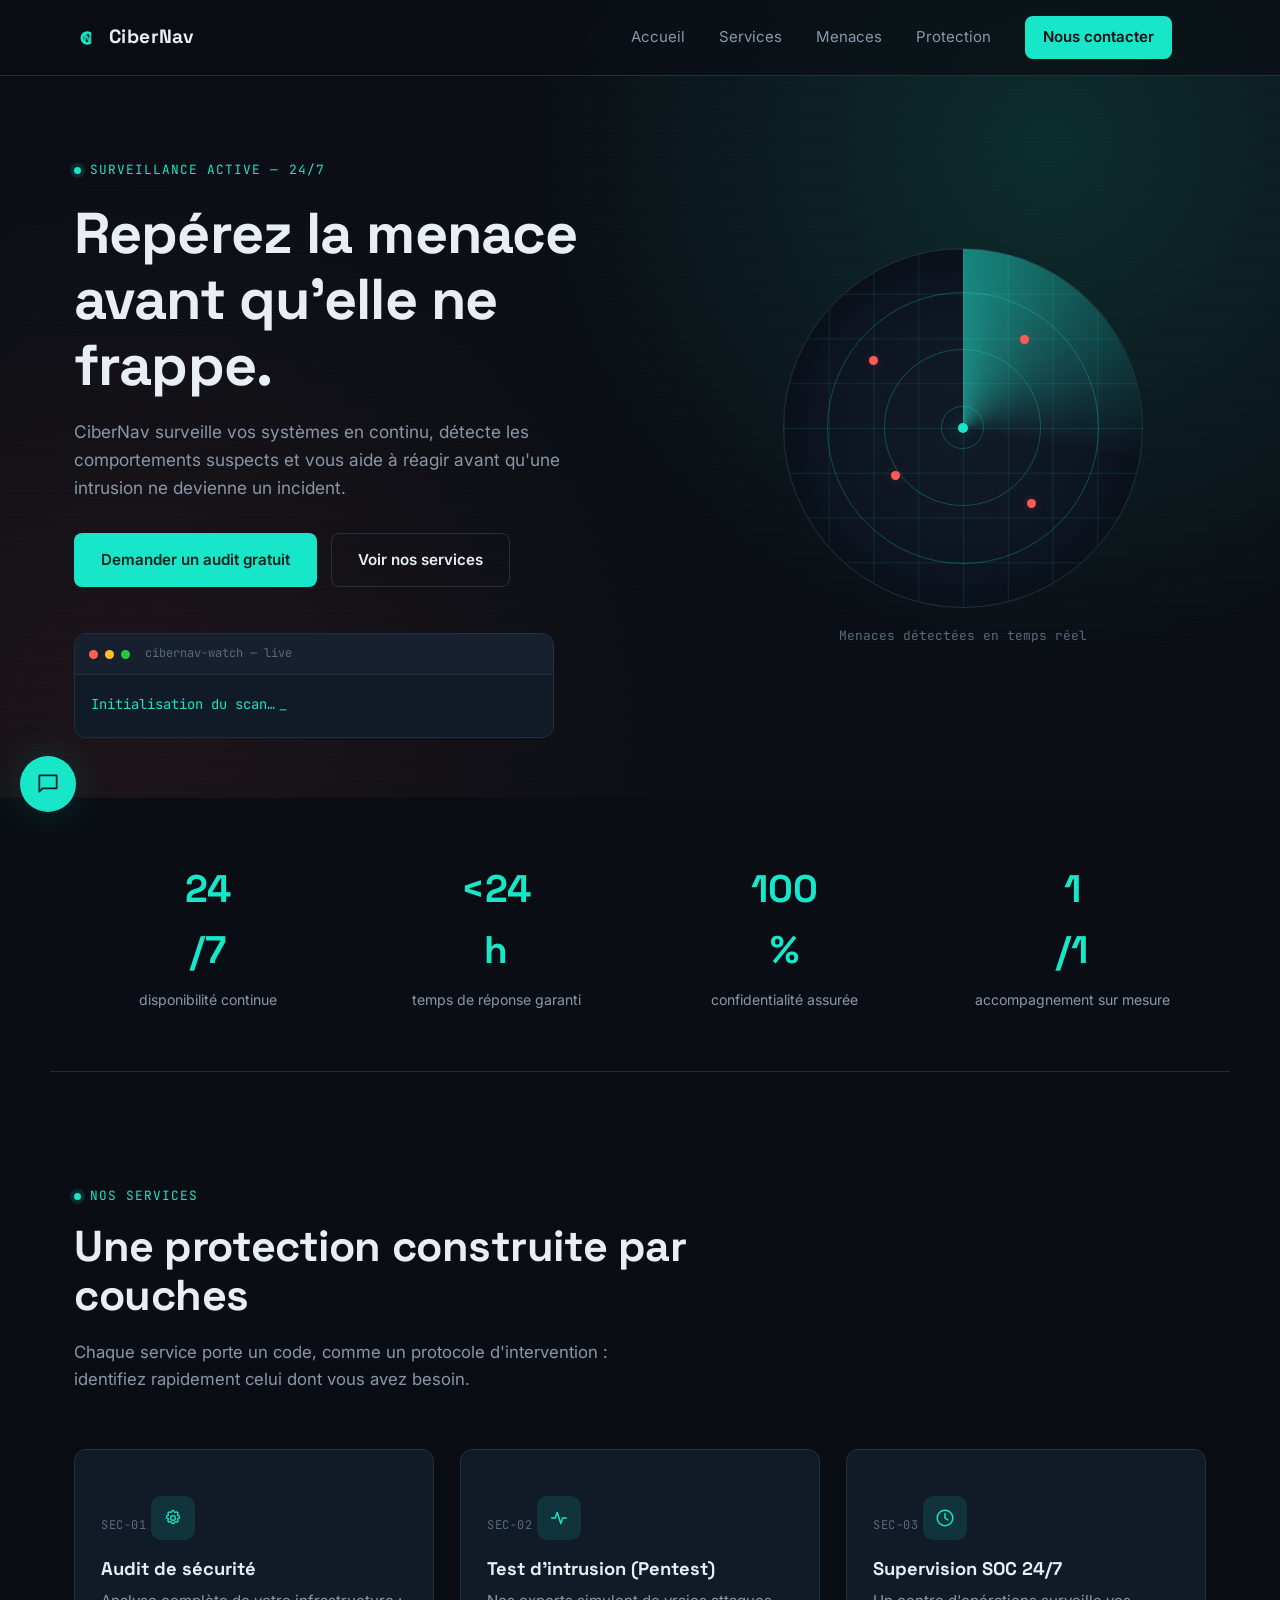
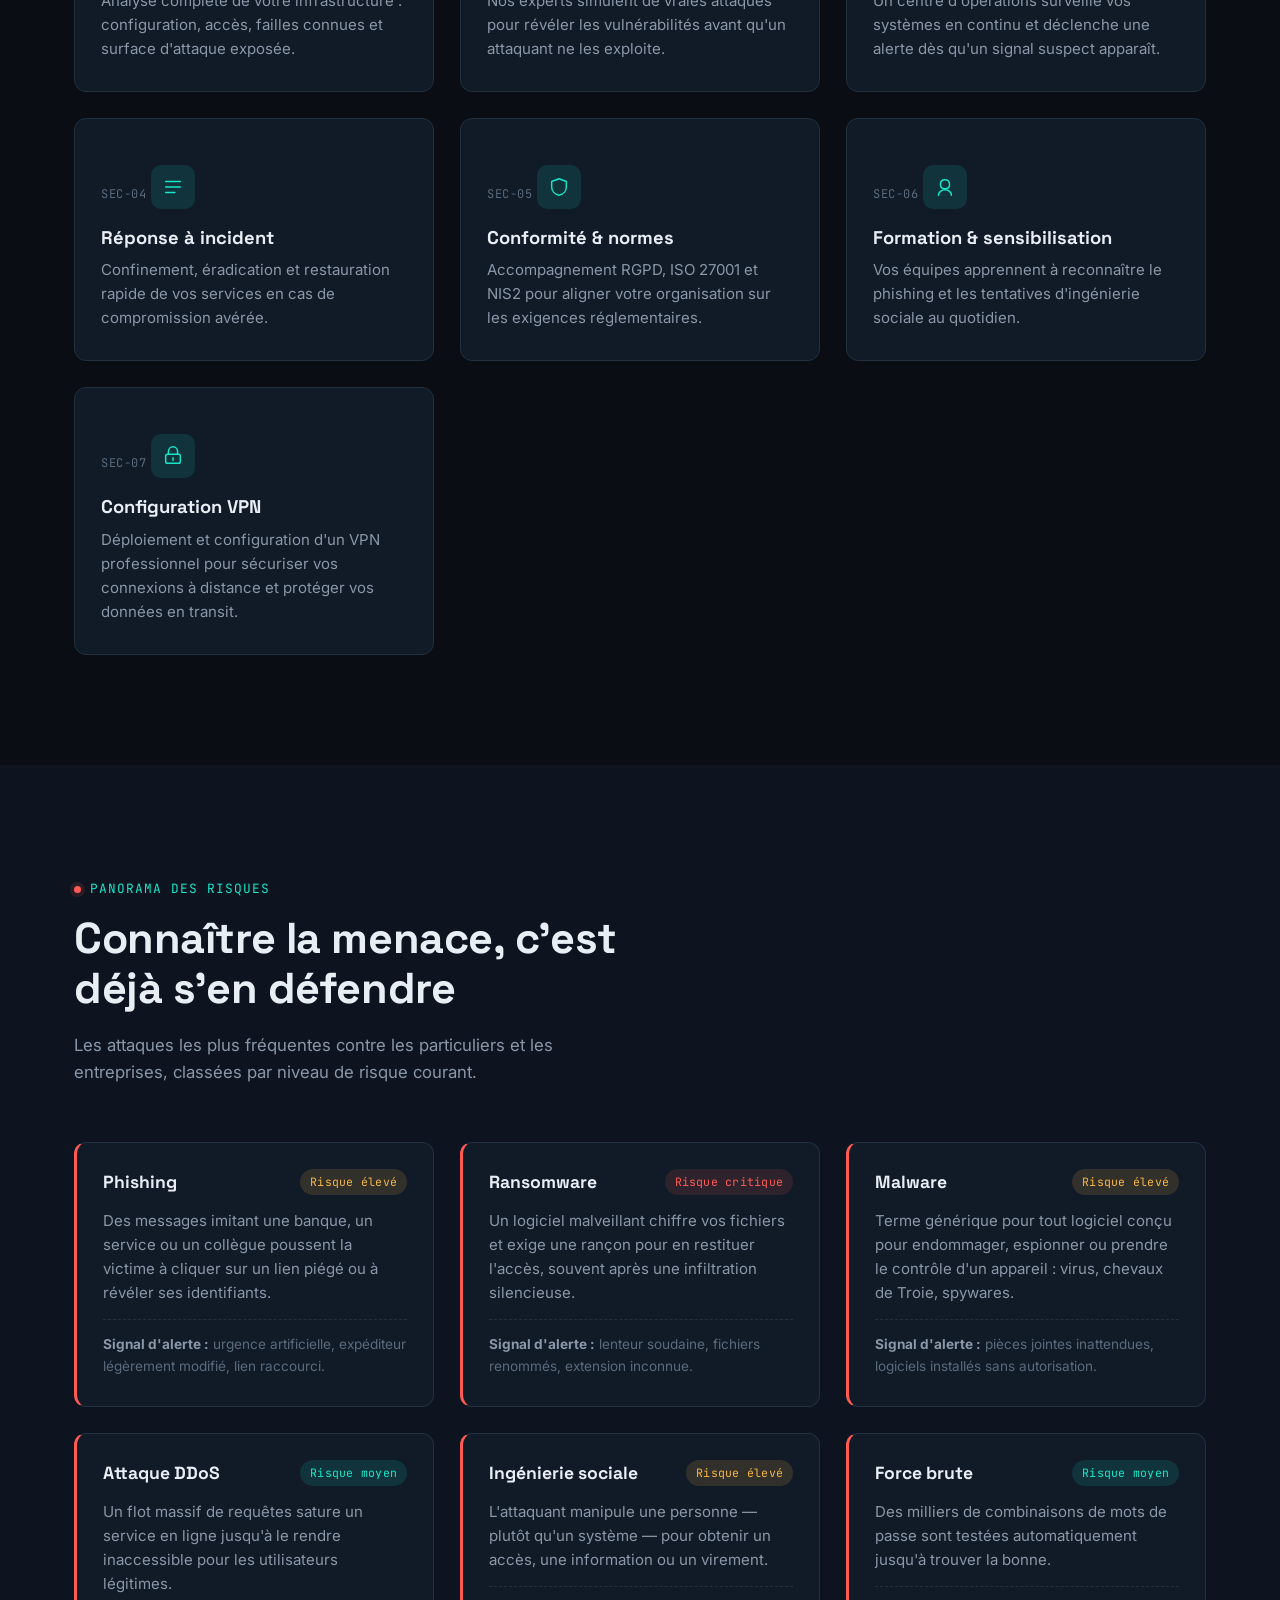
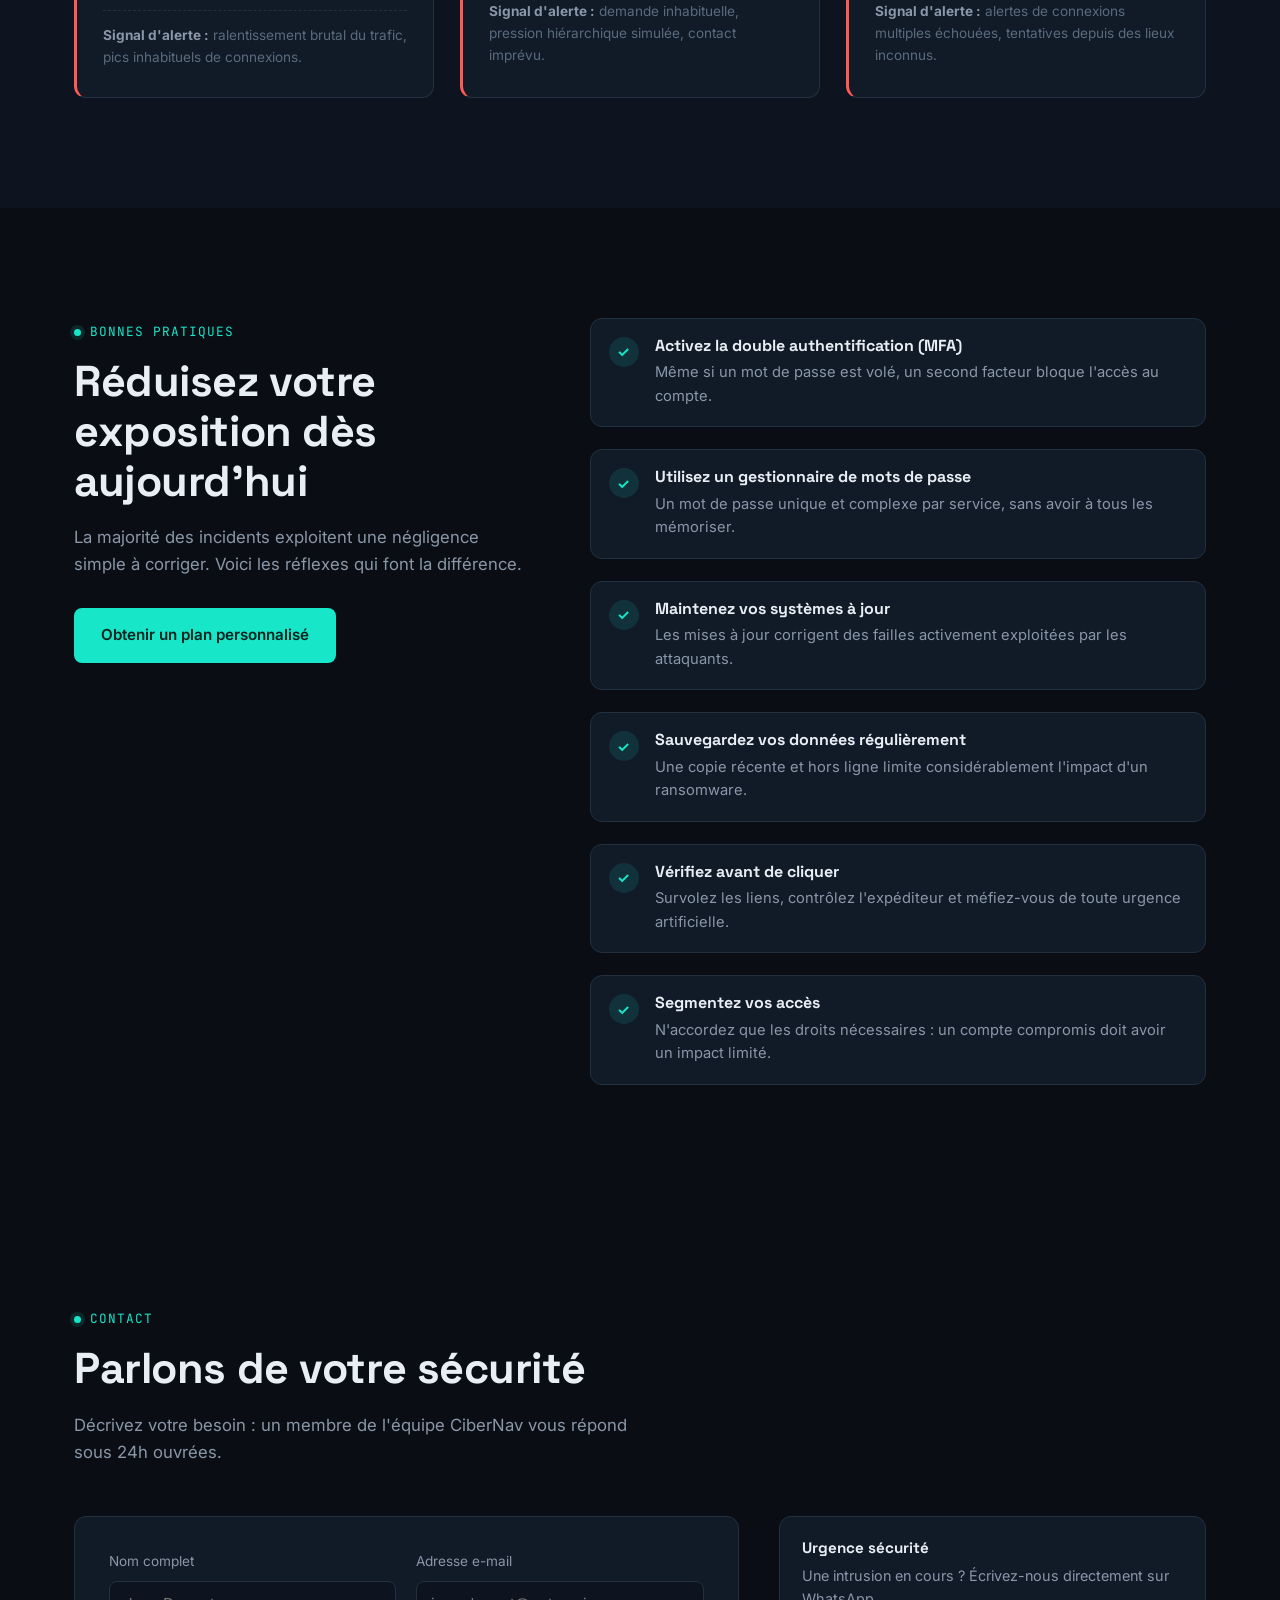
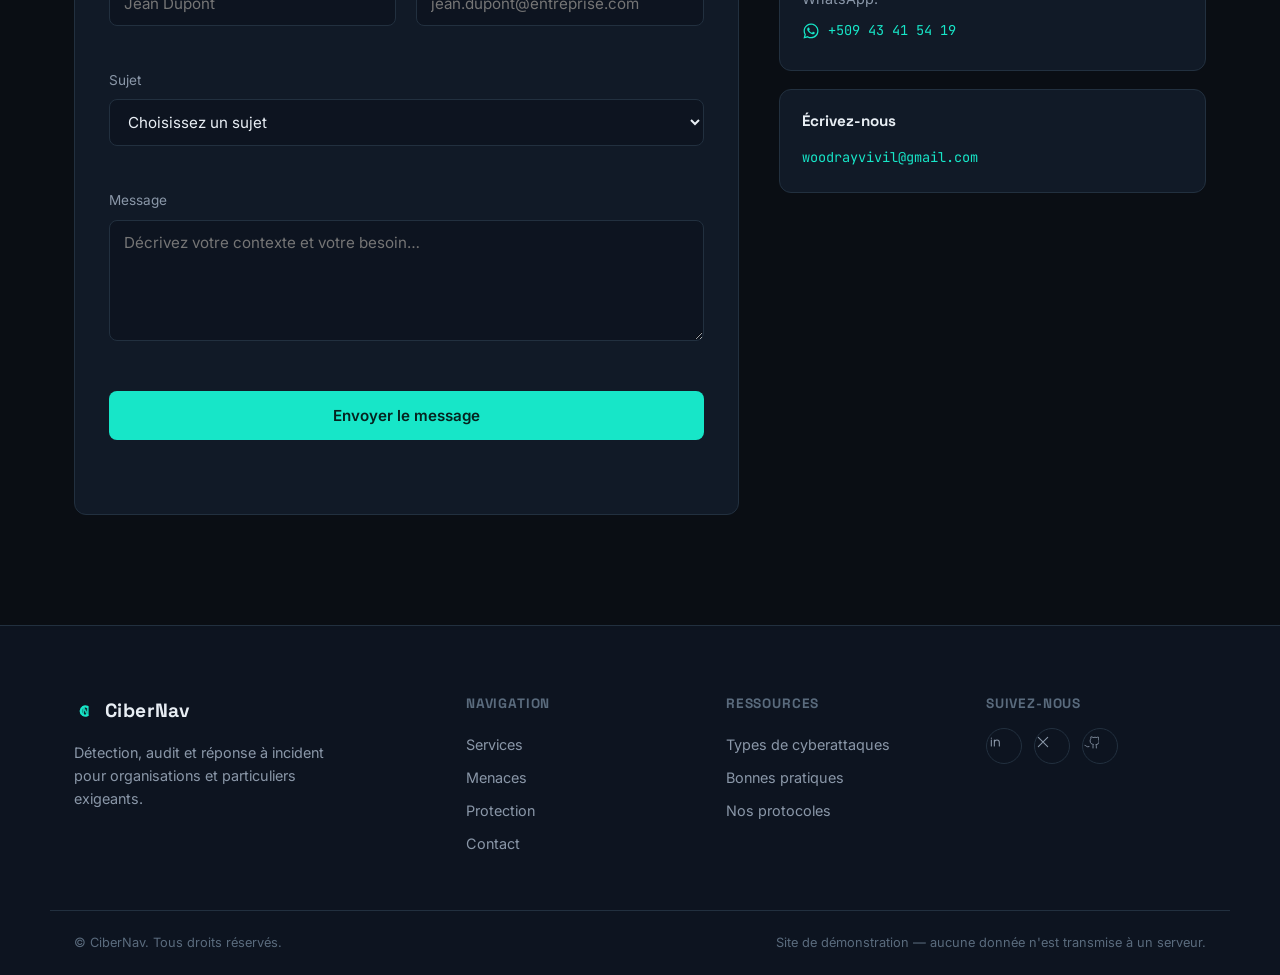
<file: index.html>
<!DOCTYPE html>
<html lang="fr">
<head>
  <meta charset="UTF-8">
  <meta name="viewport" content="width=device-width, initial-scale=1.0">
  <title>CiberNav — Cybersécurité &amp; détection de menaces</title>
  <meta name="description" content="CiberNav protège vos systèmes, vos comptes et vos données grâce à un monitoring continu, des audits de sécurité et une réponse rapide aux incidents.">
  <meta name="google-site-verification" content="oDdCWf6EOzCXDs7nwsoIowXMn7P1tV4m0YJvCSXk71w" />

  <!-- Adresse canonique du site (évite les doublons aux yeux de Google) -->
  <link rel="canonical" href="https://rayvivil10-gif.github.io/Ciberweb/">

  <!-- Partage sur réseaux sociaux (WhatsApp, Facebook, LinkedIn...) -->
  <meta property="og:type" content="website">
  <meta property="og:site_name" content="CiberNav">
  <meta property="og:title" content="CiberNav — Cybersécurité & détection de menaces">
  <meta property="og:description" content="Audit de sécurité, supervision 24/7 et réponse à incident. Protégez vos systèmes avec CiberNav.">
  <meta property="og:url" content="https://rayvivil10-gif.github.io/Ciberweb/">
  <meta property="og:image" content="https://rayvivil10-gif.github.io/Ciberweb/og-image.png">
  <meta property="og:locale" content="fr_FR">

  <!-- Partage sur X / Twitter -->
  <meta name="twitter:card" content="summary_large_image">
  <meta name="twitter:title" content="CiberNav — Cybersécurité & détection de menaces">
  <meta name="twitter:description" content="Audit de sécurité, supervision 24/7 et réponse à incident.">
  <meta name="twitter:image" content="https://rayvivil10-gif.github.io/Ciberweb/og-image.png">

  <!-- Aide Google à comprendre qu'il s'agit d'une entreprise (affichage enrichi possible) -->
  <script type="application/ld+json">
  {
    "@context": "https://schema.org",
    "@type": "ProfessionalService",
    "name": "CiberNav",
    "description": "Audit de sécurité, supervision 24/7 et réponse à incident pour organisations et particuliers.",
    "url": "https://rayvivil10-gif.github.io/Ciberweb/",
    "email": "woodrayvivil@gmail.com",
    "telephone": "+509 43 41 54 19",
    "areaServed": "HT",
    "sameAs": []
  }
  </script>

  <!-- Polices (Google Fonts - gratuit, compatible hébergement statique) -->
  <link rel="preconnect" href="https://fonts.googleapis.com">
  <link rel="preconnect" href="https://fonts.gstatic.com" crossorigin>
  <link href="https://fonts.googleapis.com/css2?family=Space+Grotesk:wght@400;500;600;700&family=Inter:wght@400;500;600;700&family=JetBrains+Mono:wght@400;500;600&display=swap" rel="stylesheet">

  <link rel="stylesheet" href="style.css?v=10">

  <!-- Favicon simple en SVG inline (aucun fichier externe requis) -->
  <link rel="icon" href="data:image/svg+xml,%3Csvg xmlns='http://www.w3.org/2000/svg' viewBox='0 0 24 24'%3E%3Crect width='24' height='24' rx='5' fill='%230a0e14'/%3E%3Cpath d='M14.5 7.5A5 5 0 1 0 14.5 16.5' stroke='%2317e6c8' stroke-width='2.5' stroke-linecap='round' fill='none'/%3E%3Cpath d='M10 16.5V7.5L15 16.5V7.5' stroke='%23e8eef4' stroke-width='2' stroke-linecap='round' stroke-linejoin='round' fill='none'/%3E%3C/svg%3E">
</head>
<body>


  <!-- ==================== NAVIGATION ==================== -->
  <header class="navbar" id="navbar">
    <div class="navbar__inner">
      <a href="#accueil" class="navbar__brand">
        <span class="navbar__brand-icon" aria-hidden="true">
          <svg width="26" height="26" viewBox="0 0 24 24" fill="none"><path d="M14.5 7.5A5 5 0 1 0 14.5 16.5" stroke="currentColor" stroke-width="2.5" stroke-linecap="round"/><path d="M10 16.5V7.5L15 16.5V7.5" stroke="currentColor" stroke-width="2" stroke-linecap="round" stroke-linejoin="round" opacity="0.85"/></svg>
        </span>
        CiberNav
      </a>

      <nav class="navbar__nav" id="primaryNav">
        <a href="#accueil" class="nav-link">Accueil</a>
        <a href="#services" class="nav-link">Services</a>
        <a href="#menaces" class="nav-link">Menaces</a>
        <a href="#protection" class="nav-link">Protection</a>
        <a href="#contact" class="nav-link nav-link--cta">Nous contacter</a>
        <div id="googleSignInContainer" class="google-signin"></div>
        <div id="userProfile" class="user-profile" style="display:none;"></div>
      </nav>

      <button class="navbar__toggle" id="navToggle" onclick="document.getElementById('primaryNav').classList.toggle('is-open')" aria-label="Ouvrir le menu" aria-expanded="false" aria-controls="primaryNav">
        <span></span><span></span><span></span>
      </button>
    </div>
  </header>

  <main>
    <!-- ==================== HERO ==================== -->
    <section class="hero" id="accueil">
      <div class="hero__scanlines" aria-hidden="true"></div>

      <div class="hero__inner container">
        <div class="hero__text">
          <p class="eyebrow"><span class="eyebrow__dot" aria-hidden="true"></span>Surveillance active — 24/7</p>
          <h1 class="hero__title">
            Repérez la menace<br> avant qu'elle ne frappe.
          </h1>
          <p class="hero__subtitle">
            CiberNav surveille vos systèmes en continu, détecte les comportements suspects et vous aide à réagir avant qu'une intrusion ne devienne un incident.
          </p>
          <div class="hero__actions">
            <a href="#contact" class="btn btn--primary">Demander un audit gratuit</a>
            <a href="#services" class="btn btn--ghost">Voir nos services</a>
          </div>

          <div class="hero__terminal" aria-hidden="true">
            <div class="terminal__bar">
              <span class="terminal__dot terminal__dot--r"></span>
              <span class="terminal__dot terminal__dot--y"></span>
              <span class="terminal__dot terminal__dot--g"></span>
              <span class="terminal__label">cibernav-watch — live</span>
            </div>
            <div class="terminal__body">
              <p class="terminal__line" id="terminalLine">Initialisation du scan…</p>
              <p class="terminal__cursor">_</p>
            </div>
          </div>
        </div>

        <!-- Élément signature : radar de détection de menaces -->
        <div class="hero__radar" aria-hidden="true">
          <div class="radar">
            <div class="radar__grid"></div>
            <div class="radar__sweep"></div>
            <div class="radar__ring radar__ring--1"></div>
            <div class="radar__ring radar__ring--2"></div>
            <div class="radar__ring radar__ring--3"></div>
            <span class="radar__blip radar__blip--1" data-tag="phishing"></span>
            <span class="radar__blip radar__blip--2" data-tag="malware"></span>
            <span class="radar__blip radar__blip--3" data-tag="ddos"></span>
            <span class="radar__blip radar__blip--4" data-tag="ransomware"></span>
            <div class="radar__core"></div>
          </div>
          <p class="radar__caption">Menaces détectées en temps réel</p>
        </div>
      </div>
    </section>

    <!-- ==================== STATS ==================== -->
    <section class="stats container" aria-label="Nos engagements">
      <div class="stats__item reveal">
        <span class="stats__number">24</span><span class="stats__suffix">/7</span>
        <span class="stats__label">disponibilité continue</span>
      </div>
      <div class="stats__item reveal">
        <span class="stats__number">&lt;24</span><span class="stats__suffix">h</span>
        <span class="stats__label">temps de réponse garanti</span>
      </div>
      <div class="stats__item reveal">
        <span class="stats__number">100</span><span class="stats__suffix">%</span>
        <span class="stats__label">confidentialité assurée</span>
      </div>
      <div class="stats__item reveal">
        <span class="stats__number">1</span><span class="stats__suffix">/1</span>
        <span class="stats__label">accompagnement sur mesure</span>
      </div>
    </section>

    <!-- ==================== SERVICES ==================== -->
    <section class="section" id="services">
      <div class="container">
        <p class="eyebrow reveal"><span class="eyebrow__dot" aria-hidden="true"></span>Nos services</p>
        <h2 class="section__title reveal">Une protection construite par couches</h2>
        <p class="section__intro reveal">Chaque service porte un code, comme un protocole d'intervention : identifiez rapidement celui dont vous avez besoin.</p>

        <div class="grid grid--services">

          <article class="card reveal">
            <span class="card__code">SEC-01</span>
            <span class="card__icon" aria-hidden="true">
              <svg viewBox="0 0 24 24" fill="none"><path d="M11 4h2l1 2 2.2-.6 1.4 1.4-.6 2.2 2 1v2l-2 1 .6 2.2-1.4 1.4-2.2-.6-1 2h-2l-1-2-2.2.6-1.4-1.4.6-2.2-2-1v-2l2-1-.6-2.2 1.4-1.4 2.2.6 1-2Z" stroke="currentColor" stroke-width="1.4" stroke-linejoin="round"/><circle cx="12" cy="12" r="2.6" stroke="currentColor" stroke-width="1.4"/></svg>
            </span>
            <h3 class="card__title">Audit de sécurité</h3>
            <p class="card__text">Analyse complète de votre infrastructure : configuration, accès, failles connues et surface d'attaque exposée.</p>
          </article>

          <article class="card reveal">
            <span class="card__code">SEC-02</span>
            <span class="card__icon" aria-hidden="true">
              <svg viewBox="0 0 24 24" fill="none"><path d="M4 12h4l2-6 4 12 2-6h4" stroke="currentColor" stroke-width="1.6" stroke-linecap="round" stroke-linejoin="round"/></svg>
            </span>
            <h3 class="card__title">Test d'intrusion (Pentest)</h3>
            <p class="card__text">Nos experts simulent de vraies attaques pour révéler les vulnérabilités avant qu'un attaquant ne les exploite.</p>
          </article>

          <article class="card reveal">
            <span class="card__code">SEC-03</span>
            <span class="card__icon" aria-hidden="true">
              <svg viewBox="0 0 24 24" fill="none"><circle cx="12" cy="12" r="8.5" stroke="currentColor" stroke-width="1.6"/><path d="M12 7v5l3.2 2" stroke="currentColor" stroke-width="1.6" stroke-linecap="round"/></svg>
            </span>
            <h3 class="card__title">Supervision SOC 24/7</h3>
            <p class="card__text">Un centre d'opérations surveille vos systèmes en continu et déclenche une alerte dès qu'un signal suspect apparaît.</p>
          </article>

          <article class="card reveal">
            <span class="card__code">SEC-04</span>
            <span class="card__icon" aria-hidden="true">
              <svg viewBox="0 0 24 24" fill="none"><path d="M4 6h16M4 12h16M4 18h10" stroke="currentColor" stroke-width="1.6" stroke-linecap="round"/></svg>
            </span>
            <h3 class="card__title">Réponse à incident</h3>
            <p class="card__text">Confinement, éradication et restauration rapide de vos services en cas de compromission avérée.</p>
          </article>

          <article class="card reveal">
            <span class="card__code">SEC-05</span>
            <span class="card__icon" aria-hidden="true">
              <svg viewBox="0 0 24 24" fill="none"><path d="M12 3 4 6v6c0 4.5 3.4 8 8 9 4.6-1 8-4.5 8-9V6l-8-3Z" stroke="currentColor" stroke-width="1.6" stroke-linejoin="round"/></svg>
            </span>
            <h3 class="card__title">Conformité &amp; normes</h3>
            <p class="card__text">Accompagnement RGPD, ISO 27001 et NIS2 pour aligner votre organisation sur les exigences réglementaires.</p>
          </article>

          <article class="card reveal">
            <span class="card__code">SEC-06</span>
            <span class="card__icon" aria-hidden="true">
              <svg viewBox="0 0 24 24" fill="none"><path d="M12 14c3 0 5-2 5-5s-2-5-5-5-5 2-5 5 2 5 5 5Z" stroke="currentColor" stroke-width="1.6"/><path d="M5 21c0-3.3 3.1-6 7-6s7 2.7 7 6" stroke="currentColor" stroke-width="1.6" stroke-linecap="round"/></svg>
            </span>
            <h3 class="card__title">Formation &amp; sensibilisation</h3>
            <p class="card__text">Vos équipes apprennent à reconnaître le phishing et les tentatives d'ingénierie sociale au quotidien.</p>
          </article>

          <article class="card reveal">
            <span class="card__code">SEC-07</span>
            <span class="card__icon" aria-hidden="true">
              <svg viewBox="0 0 24 24" fill="none"><rect x="4" y="10" width="16" height="10" rx="2" stroke="currentColor" stroke-width="1.6"/><path d="M7 10V7a5 5 0 0 1 10 0v3" stroke="currentColor" stroke-width="1.6"/><path d="M12 14v3" stroke="currentColor" stroke-width="1.6" stroke-linecap="round"/></svg>
            </span>
            <h3 class="card__title">Configuration VPN</h3>
            <p class="card__text">Déploiement et configuration d'un VPN professionnel pour sécuriser vos connexions à distance et protéger vos données en transit.</p>
          </article>

        </div>
      </div>
    </section>

    <!-- ==================== TYPES D'ATTAQUES ==================== -->
    <section class="section section--alt" id="menaces">
      <div class="container">
        <p class="eyebrow reveal"><span class="eyebrow__dot eyebrow__dot--alert" aria-hidden="true"></span>Panorama des risques</p>
        <h2 class="section__title reveal">Connaître la menace, c'est déjà s'en défendre</h2>
        <p class="section__intro reveal">Les attaques les plus fréquentes contre les particuliers et les entreprises, classées par niveau de risque courant.</p>

        <div class="grid grid--threats">

          <article class="threat reveal" data-level="Élevé">
            <div class="threat__head">
              <h3 class="threat__title">Phishing</h3>
              <span class="threat__level threat__level--high">Risque élevé</span>
            </div>
            <p class="threat__text">Des messages imitant une banque, un service ou un collègue poussent la victime à cliquer sur un lien piégé ou à révéler ses identifiants.</p>
            <p class="threat__signal"><strong>Signal d'alerte :</strong> urgence artificielle, expéditeur légèrement modifié, lien raccourci.</p>
          </article>

          <article class="threat reveal" data-level="Critique">
            <div class="threat__head">
              <h3 class="threat__title">Ransomware</h3>
              <span class="threat__level threat__level--critical">Risque critique</span>
            </div>
            <p class="threat__text">Un logiciel malveillant chiffre vos fichiers et exige une rançon pour en restituer l'accès, souvent après une infiltration silencieuse.</p>
            <p class="threat__signal"><strong>Signal d'alerte :</strong> lenteur soudaine, fichiers renommés, extension inconnue.</p>
          </article>

          <article class="threat reveal" data-level="Élevé">
            <div class="threat__head">
              <h3 class="threat__title">Malware</h3>
              <span class="threat__level threat__level--high">Risque élevé</span>
            </div>
            <p class="threat__text">Terme générique pour tout logiciel conçu pour endommager, espionner ou prendre le contrôle d'un appareil : virus, chevaux de Troie, spywares.</p>
            <p class="threat__signal"><strong>Signal d'alerte :</strong> pièces jointes inattendues, logiciels installés sans autorisation.</p>
          </article>

          <article class="threat reveal" data-level="Moyen">
            <div class="threat__head">
              <h3 class="threat__title">Attaque DDoS</h3>
              <span class="threat__level threat__level--medium">Risque moyen</span>
            </div>
            <p class="threat__text">Un flot massif de requêtes sature un service en ligne jusqu'à le rendre inaccessible pour les utilisateurs légitimes.</p>
            <p class="threat__signal"><strong>Signal d'alerte :</strong> ralentissement brutal du trafic, pics inhabituels de connexions.</p>
          </article>

          <article class="threat reveal" data-level="Élevé">
            <div class="threat__head">
              <h3 class="threat__title">Ingénierie sociale</h3>
              <span class="threat__level threat__level--high">Risque élevé</span>
            </div>
            <p class="threat__text">L'attaquant manipule une personne — plutôt qu'un système — pour obtenir un accès, une information ou un virement.</p>
            <p class="threat__signal"><strong>Signal d'alerte :</strong> demande inhabituelle, pression hiérarchique simulée, contact imprévu.</p>
          </article>

          <article class="threat reveal" data-level="Moyen">
            <div class="threat__head">
              <h3 class="threat__title">Force brute</h3>
              <span class="threat__level threat__level--medium">Risque moyen</span>
            </div>
            <p class="threat__text">Des milliers de combinaisons de mots de passe sont testées automatiquement jusqu'à trouver la bonne.</p>
            <p class="threat__signal"><strong>Signal d'alerte :</strong> alertes de connexions multiples échouées, tentatives depuis des lieux inconnus.</p>
          </article>

        </div>
      </div>
    </section>

    <!-- ==================== CONSEILS DE PROTECTION ==================== -->
    <section class="section" id="protection">
      <div class="container">
        <div class="protection__layout">

          <div class="protection__text">
            <p class="eyebrow reveal"><span class="eyebrow__dot" aria-hidden="true"></span>Bonnes pratiques</p>
            <h2 class="section__title reveal">Réduisez votre exposition dès aujourd'hui</h2>
            <p class="section__intro reveal">La majorité des incidents exploitent une négligence simple à corriger. Voici les réflexes qui font la différence.</p>
            <a href="#contact" class="btn btn--primary reveal">Obtenir un plan personnalisé</a>
          </div>

          <ul class="checklist">
            <li class="checklist__item reveal">
              <span class="checklist__icon" aria-hidden="true">✓</span>
              <div>
                <h3 class="checklist__title">Activez la double authentification (MFA)</h3>
                <p class="checklist__text">Même si un mot de passe est volé, un second facteur bloque l'accès au compte.</p>
              </div>
            </li>
            <li class="checklist__item reveal">
              <span class="checklist__icon" aria-hidden="true">✓</span>
              <div>
                <h3 class="checklist__title">Utilisez un gestionnaire de mots de passe</h3>
                <p class="checklist__text">Un mot de passe unique et complexe par service, sans avoir à tous les mémoriser.</p>
              </div>
            </li>
            <li class="checklist__item reveal">
              <span class="checklist__icon" aria-hidden="true">✓</span>
              <div>
                <h3 class="checklist__title">Maintenez vos systèmes à jour</h3>
                <p class="checklist__text">Les mises à jour corrigent des failles activement exploitées par les attaquants.</p>
              </div>
            </li>
            <li class="checklist__item reveal">
              <span class="checklist__icon" aria-hidden="true">✓</span>
              <div>
                <h3 class="checklist__title">Sauvegardez vos données régulièrement</h3>
                <p class="checklist__text">Une copie récente et hors ligne limite considérablement l'impact d'un ransomware.</p>
              </div>
            </li>
            <li class="checklist__item reveal">
              <span class="checklist__icon" aria-hidden="true">✓</span>
              <div>
                <h3 class="checklist__title">Vérifiez avant de cliquer</h3>
                <p class="checklist__text">Survolez les liens, contrôlez l'expéditeur et méfiez-vous de toute urgence artificielle.</p>
              </div>
            </li>
            <li class="checklist__item reveal">
              <span class="checklist__icon" aria-hidden="true">✓</span>
              <div>
                <h3 class="checklist__title">Segmentez vos accès</h3>
                <p class="checklist__text">N'accordez que les droits nécessaires : un compte compromis doit avoir un impact limité.</p>
              </div>
            </li>
          </ul>

        </div>
      </div>
    </section>

    <!-- ==================== CONTACT ==================== -->
    <section class="section section--contact" id="contact">
      <div class="container">
        <p class="eyebrow reveal"><span class="eyebrow__dot" aria-hidden="true"></span>Contact</p>
        <h2 class="section__title reveal">Parlons de votre sécurité</h2>
        <p class="section__intro reveal">Décrivez votre besoin : un membre de l'équipe CiberNav vous répond sous 24h ouvrées.</p>

        <div class="contact__layout">
          <form class="contact__form reveal" id="contactForm" onsubmit="event.preventDefault()" novalidate>
            <div class="form__row">
              <div class="form__group">
                <label for="name">Nom complet</label>
                <input type="text" id="name" name="name" placeholder="Jean Dupont" required>
                <span class="form__error" data-error-for="name"></span>
              </div>
              <div class="form__group">
                <label for="email">Adresse e-mail</label>
                <input type="email" id="email" name="email" placeholder="jean.dupont@entreprise.com" required>
                <span class="form__error" data-error-for="email"></span>
              </div>
            </div>

            <div class="form__group">
              <label for="subject">Sujet</label>
              <select id="subject" name="subject" required>
                <option value="">Choisissez un sujet</option>
                <option value="audit">Demande d'audit de sécurité</option>
                <option value="incident">Incident en cours</option>
                <option value="pentest">Test d'intrusion</option>
                <option value="formation">Formation des équipes</option>
                <option value="autre">Autre demande</option>
              </select>
              <span class="form__error" data-error-for="subject"></span>
            </div>

            <div class="form__group">
              <label for="message">Message</label>
              <textarea id="message" name="message" rows="5" placeholder="Décrivez votre contexte et votre besoin…" required></textarea>
              <span class="form__error" data-error-for="message"></span>
            </div>

            <button type="submit" class="btn btn--primary btn--full">Envoyer le message</button>

            <p class="form__status" id="formStatus" role="status" aria-live="polite"></p>
          </form>

          <aside class="contact__info reveal">
            <div class="info__card">
              <h3>Urgence sécurité</h3>
              <p>Une intrusion en cours ? Écrivez-nous directement sur WhatsApp.</p>
              <a class="info__value info__link" href="https://wa.me/50943415419" target="_blank" rel="noopener">
                <svg class="info__icon" viewBox="0 0 24 24" fill="currentColor" aria-hidden="true"><path d="M12.04 2C6.58 2 2.13 6.45 2.13 11.91c0 1.77.46 3.45 1.28 4.9L2 22l5.35-1.4a9.9 9.9 0 0 0 4.69 1.19h.01c5.46 0 9.9-4.45 9.9-9.9C21.96 6.45 17.5 2 12.04 2Zm0 18.1h-.01a8.2 8.2 0 0 1-4.19-1.15l-.3-.18-3.17.83.85-3.1-.2-.32a8.2 8.2 0 0 1-1.26-4.37c0-4.55 3.7-8.24 8.28-8.24 2.21 0 4.28.86 5.84 2.42a8.19 8.19 0 0 1 2.42 5.83c0 4.55-3.7 8.24-8.26 8.24Zm4.53-6.17c-.25-.12-1.47-.72-1.7-.8-.23-.09-.4-.12-.56.12-.17.25-.65.8-.8.96-.15.17-.29.19-.55.06-.25-.12-1.06-.39-2.02-1.24-.75-.66-1.25-1.48-1.4-1.73-.15-.25-.02-.38.11-.51.11-.11.25-.29.37-.43.12-.15.16-.25.25-.42.08-.17.04-.31-.02-.43-.06-.12-.56-1.34-.76-1.84-.2-.48-.4-.42-.56-.42-.14 0-.31-.01-.47-.01a.9.9 0 0 0-.65.3c-.23.25-.86.84-.86 2.04 0 1.2.88 2.36 1 2.52.12.17 1.74 2.65 4.22 3.71.59.25 1.05.4 1.41.52.59.19 1.13.16 1.56.1.48-.07 1.47-.6 1.67-1.18.21-.58.21-1.07.15-1.18-.06-.1-.23-.16-.48-.28Z"/></svg>
                +509 43 41 54 19
              </a>
            </div>
            <div class="info__card">
              <h3>Écrivez-nous</h3>
              <a class="info__value info__link" href="mailto:woodrayvivil@gmail.com">woodrayvivil@gmail.com</a>
            </div>
          </aside>
        </div>
      </div>
    </section>
  </main>

  <!-- ==================== FOOTER ==================== -->
  <footer class="footer">
    <div class="container footer__grid">
      <div class="footer__brand">
        <a href="#accueil" class="navbar__brand">
          <span class="navbar__brand-icon" aria-hidden="true">
            <svg width="22" height="22" viewBox="0 0 24 24" fill="none"><path d="M14.5 7.5A5 5 0 1 0 14.5 16.5" stroke="currentColor" stroke-width="2.5" stroke-linecap="round"/><path d="M10 16.5V7.5L15 16.5V7.5" stroke="currentColor" stroke-width="2" stroke-linecap="round" stroke-linejoin="round" opacity="0.85"/></svg>
          </span>
          CiberNav
        </a>
        <p class="footer__tagline">Détection, audit et réponse à incident pour organisations et particuliers exigeants.</p>
      </div>

      <div class="footer__col">
        <h4>Navigation</h4>
        <a href="#services">Services</a>
        <a href="#menaces">Menaces</a>
        <a href="#protection">Protection</a>
        <a href="#contact">Contact</a>
      </div>

      <div class="footer__col">
        <h4>Ressources</h4>
        <a href="#menaces">Types de cyberattaques</a>
        <a href="#protection">Bonnes pratiques</a>
        <a href="#services">Nos protocoles</a>
      </div>

      <div class="footer__col">
        <h4>Suivez-nous</h4>
        <div class="footer__socials">
          <a href="#" aria-label="LinkedIn" class="social-icon">
            <svg viewBox="0 0 24 24" fill="none"><path d="M6.5 9v9M6.5 6.2v.1M11 9v9M11 13c0-2.2 1.6-4 4-4s3.5 1.5 3.5 4v5" stroke="currentColor" stroke-width="1.6" stroke-linecap="round"/></svg>
          </a>
          <a href="#" aria-label="X (Twitter)" class="social-icon">
            <svg viewBox="0 0 24 24" fill="none"><path d="m5 5 14 14M19 5 5 19" stroke="currentColor" stroke-width="1.6" stroke-linecap="round"/></svg>
          </a>
          <a href="#" aria-label="GitHub" class="social-icon">
            <svg viewBox="0 0 24 24" fill="none"><path d="M9 19c-4 1.2-4-2-6-2m12 4v-3.4c0-1 .3-1.6.7-2-2.4-.3-5-1.2-5-5.4 0-1.2.4-2.2 1.1-3-.1-.3-.5-1.5.1-3 0 0 1-.3 3.2 1.1a11 11 0 0 1 5.8 0C22.1 4.3 23 4.6 23 4.6c.6 1.5.2 2.7.1 3 .7.8 1.1 1.8 1.1 3 0 4.2-2.6 5.1-5 5.4.4.4.8 1.1.8 2.2V21" stroke="currentColor" stroke-width="1.3" stroke-linecap="round" stroke-linejoin="round"/></svg>
          </a>
        </div>
      </div>
    </div>

    <div class="footer__bottom container">
      <p>© <span id="year"></span> CiberNav. Tous droits réservés.</p>
      <p>Site de démonstration — aucune donnée n'est transmise à un serveur.</p>
    </div>
  </footer>

  <button class="scroll-top" id="scrollTop" aria-label="Retour en haut de page">↑</button>

  <!-- ==================== ASSISTANT CIBERNAV ==================== -->
  <div class="chatbot" id="chatbot">
    <div class="chatbot__window" id="chatbotWindow" role="dialog" aria-label="Assistant CiberNav" aria-hidden="true">
      <div class="chatbot__header">
        <div>
          <p class="chatbot__title">Assistant CiberNav</p>
          <p class="chatbot__status"><span class="eyebrow__dot" aria-hidden="true"></span>En ligne</p>
        </div>
        <button class="chatbot__close" id="chatbotClose" onclick="document.getElementById('chatbotWindow').classList.remove('is-open')" aria-label="Fermer l'assistant">✕</button>
      </div>
      <div class="chatbot__messages" id="chatbotMessages"></div>
      <form class="chatbot__form" id="chatbotForm">
        <input type="text" id="chatbotInput" placeholder="Posez votre question…" autocomplete="off" aria-label="Votre question">
        <button type="submit" aria-label="Envoyer">➤</button>
      </form>
    </div>
    <button class="chatbot__toggle" id="chatbotToggle" onclick="document.getElementById('chatbotWindow').classList.toggle('is-open')" aria-label="Ouvrir l'assistant CiberNav">
      <svg viewBox="0 0 24 24" fill="none" width="26" height="26"><path d="M4 4h16v12H7l-3 3V4Z" stroke="currentColor" stroke-width="1.6" stroke-linejoin="round"/></svg>
    </button>
  </div>

  <script src="script.js?v=10"></script>
  <script src="https://accounts.google.com/gsi/client" async defer onload="initGoogleSignIn()"></script>
</body>
</html>
</file>
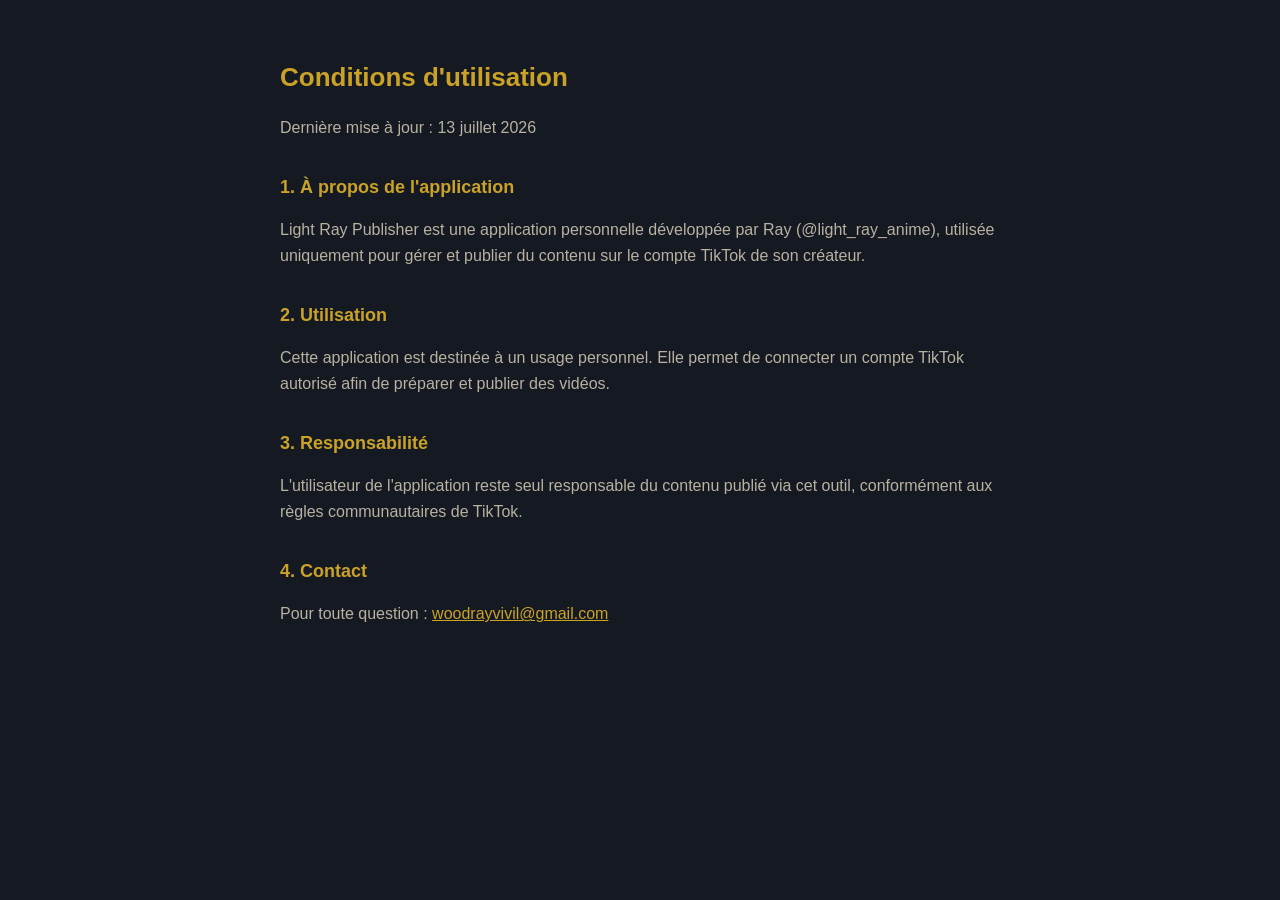
<file: conditions.html>
<!DOCTYPE html>
<html lang="fr">
<head>
<meta charset="UTF-8">
<meta name="viewport" content="width=device-width, initial-scale=1.0">
<title>Conditions d'utilisation — Light Ray Publisher</title>
<style>
  body{
    background:#151922;color:#EDE6D6;font-family:sans-serif;
    max-width:720px;margin:0 auto;padding:40px 24px;line-height:1.6;
  }
  h1{color:#C9A227;font-size:26px;margin-bottom:8px;}
  h2{color:#C9A227;font-size:18px;margin-top:32px;}
  p{color:#B8B2A2;}
  a{color:#C9A227;}
</style>
</head>
<body>
  <h1>Conditions d'utilisation</h1>
  <p>Dernière mise à jour : 13 juillet 2026</p>

  <h2>1. À propos de l'application</h2>
  <p>Light Ray Publisher est une application personnelle développée par Ray (@light_ray_anime), utilisée uniquement pour gérer et publier du contenu sur le compte TikTok de son créateur.</p>

  <h2>2. Utilisation</h2>
  <p>Cette application est destinée à un usage personnel. Elle permet de connecter un compte TikTok autorisé afin de préparer et publier des vidéos.</p>

  <h2>3. Responsabilité</h2>
  <p>L'utilisateur de l'application reste seul responsable du contenu publié via cet outil, conformément aux règles communautaires de TikTok.</p>

  <h2>4. Contact</h2>
  <p>Pour toute question : <a href="mailto:woodrayvivil@gmail.com">woodrayvivil@gmail.com</a></p>
</body>
</html>
</file>
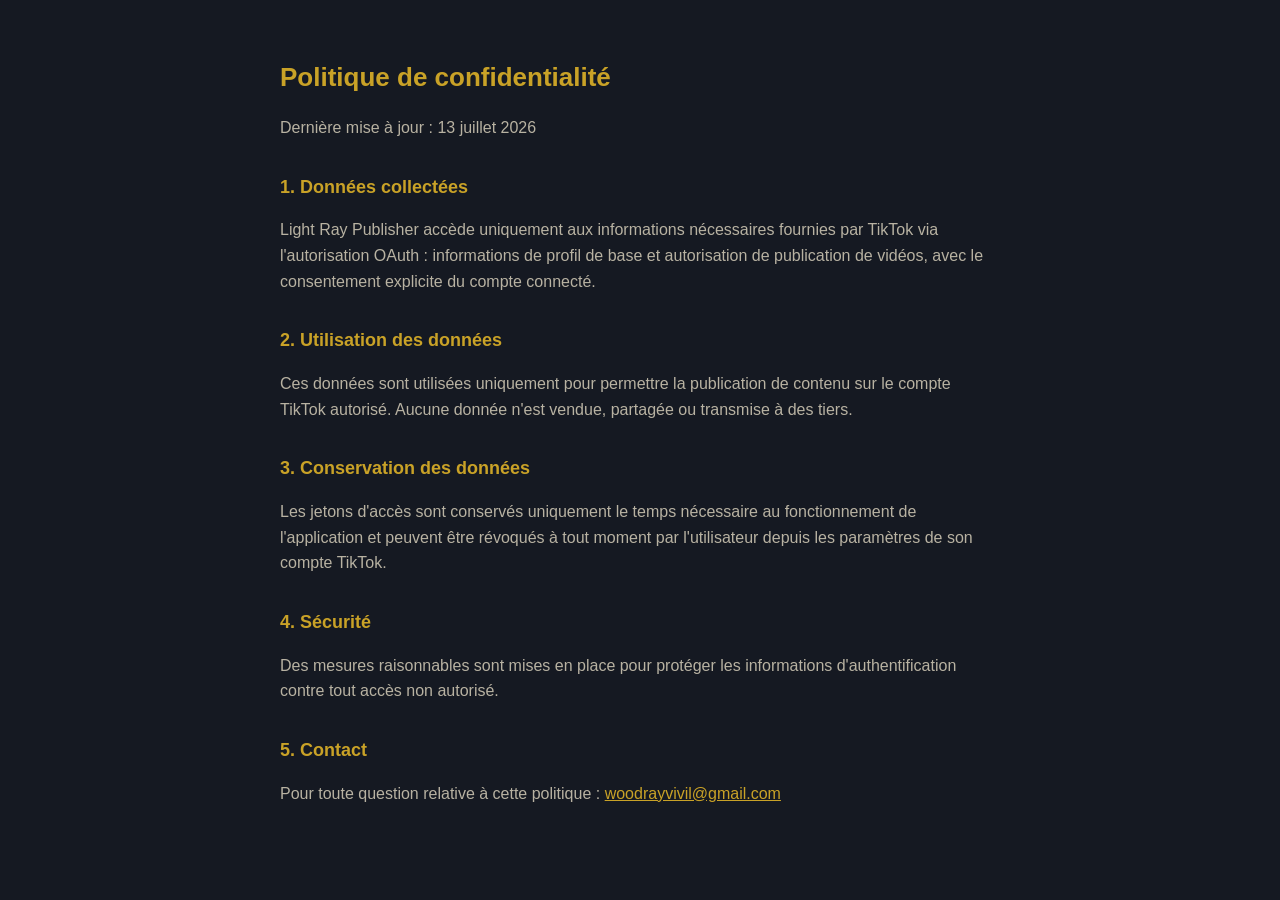
<file: confidentialite.html>
<!DOCTYPE html>
<html lang="fr">
<head>
<meta charset="UTF-8">
<meta name="viewport" content="width=device-width, initial-scale=1.0">
<title>Politique de confidentialité — Light Ray Publisher</title>
<style>
  body{
    background:#151922;color:#EDE6D6;font-family:sans-serif;
    max-width:720px;margin:0 auto;padding:40px 24px;line-height:1.6;
  }
  h1{color:#C9A227;font-size:26px;margin-bottom:8px;}
  h2{color:#C9A227;font-size:18px;margin-top:32px;}
  p{color:#B8B2A2;}
  a{color:#C9A227;}
</style>
</head>
<body>
  <h1>Politique de confidentialité</h1>
  <p>Dernière mise à jour : 13 juillet 2026</p>

  <h2>1. Données collectées</h2>
  <p>Light Ray Publisher accède uniquement aux informations nécessaires fournies par TikTok via l'autorisation OAuth : informations de profil de base et autorisation de publication de vidéos, avec le consentement explicite du compte connecté.</p>

  <h2>2. Utilisation des données</h2>
  <p>Ces données sont utilisées uniquement pour permettre la publication de contenu sur le compte TikTok autorisé. Aucune donnée n'est vendue, partagée ou transmise à des tiers.</p>

  <h2>3. Conservation des données</h2>
  <p>Les jetons d'accès sont conservés uniquement le temps nécessaire au fonctionnement de l'application et peuvent être révoqués à tout moment par l'utilisateur depuis les paramètres de son compte TikTok.</p>

  <h2>4. Sécurité</h2>
  <p>Des mesures raisonnables sont mises en place pour protéger les informations d'authentification contre tout accès non autorisé.</p>

  <h2>5. Contact</h2>
  <p>Pour toute question relative à cette politique : <a href="mailto:woodrayvivil@gmail.com">woodrayvivil@gmail.com</a></p>
</body>
</html>
</file>
<file: style.css>
/* ============================================================
   SENTRA — Feuille de style
   Sommaire :
   1. Design tokens (couleurs, typographie, espacements)
   2. Reset & base
   3. Utilitaires (container, boutons, eyebrow, grid)
   4. Navigation
   5. Hero + radar (élément signature) + terminal
   6. Stats
   7. Services (cards)
   8. Menaces (threat cards)
   9. Protection (checklist)
   10. Contact (formulaire)
   11. Footer
   12. Animations au scroll (reveal)
   13. Responsive
   ============================================================ */

/* ---------- 1. Design tokens ---------- */
:root {
  /* Couleurs de base */
  --bg: #0a0e14;
  --bg-alt: #0d1420;
  --surface: #111a27;
  --surface-2: #16202f;
  --border: #22303f;

  /* Accents */
  --accent: #17e6c8;        /* cyan signal — détection / sécurité */
  --accent-dim: #0e9c88;
  --accent-soft: rgba(23, 230, 200, 0.12);
  --alert: #ff5b54;         /* alerte / menace */
  --alert-soft: rgba(255, 91, 84, 0.12);
  --warn: #f5b642;

  /* Texte */
  --text: #e8eef4;
  --text-muted: #8a97a8;
  --text-faint: #5a6b7d;

  /* Typographie */
  --font-display: 'Space Grotesk', 'Segoe UI', sans-serif;
  --font-body: 'Inter', 'Segoe UI', sans-serif;
  --font-mono: 'JetBrains Mono', 'Courier New', monospace;

  /* Échelle & rythme */
  --radius: 12px;
  --radius-sm: 8px;
  --container: 1180px;
  --nav-height: 76px;

  /* Ombres */
  --shadow-glow: 0 0 40px rgba(23, 230, 200, 0.15);
}

/* ---------- 2. Reset & base ---------- */
* , *::before, *::after { box-sizing: border-box; }

html {
  scroll-behavior: smooth;
  scroll-padding-top: var(--nav-height);
}

@media (prefers-reduced-motion: reduce) {
  html { scroll-behavior: auto; }
  * , *::before, *::after {
    animation-duration: 0.001ms !important;
    animation-iteration-count: 1 !important;
    transition-duration: 0.001ms !important;
  }
}

body {
  margin: 0;
  background: var(--bg);
  color: var(--text);
  font-family: var(--font-body);
  line-height: 1.6;
  -webkit-font-smoothing: antialiased;
}

h1, h2, h3, h4 {
  font-family: var(--font-display);
  color: var(--text);
  line-height: 1.15;
  margin: 0;
}

p { margin: 0; }
a { color: inherit; text-decoration: none; }
ul { list-style: none; margin: 0; padding: 0; }
img, svg { display: block; max-width: 100%; }
button { font-family: inherit; cursor: pointer; }

/* Focus visible clavier — accessibilité */
a:focus-visible,
button:focus-visible,
input:focus-visible,
textarea:focus-visible,
select:focus-visible {
  outline: 2px solid var(--accent);
  outline-offset: 3px;
  border-radius: 4px;
}

/* ---------- 3. Utilitaires ---------- */
.container {
  max-width: var(--container);
  margin: 0 auto;
  padding: 0 24px;
}

.section {
  padding: 110px 0;
}

.section--alt { background: var(--bg-alt); }

.section__title {
  font-size: clamp(1.9rem, 3.4vw, 2.7rem);
  max-width: 640px;
  margin-top: 14px;
  letter-spacing: -0.01em;
}

.section__intro {
  color: var(--text-muted);
  max-width: 560px;
  margin-top: 18px;
  font-size: 1.05rem;
}

.eyebrow {
  display: inline-flex;
  align-items: center;
  gap: 9px;
  font-family: var(--font-mono);
  font-size: 0.8rem;
  letter-spacing: 0.08em;
  text-transform: uppercase;
  color: var(--accent);
}

.eyebrow__dot {
  width: 7px;
  height: 7px;
  border-radius: 50%;
  background: var(--accent);
  box-shadow: 0 0 0 4px var(--accent-soft);
  animation: pulse-dot 2.2s ease-in-out infinite;
}

.eyebrow__dot--alert {
  background: var(--alert);
  box-shadow: 0 0 0 4px var(--alert-soft);
}

@keyframes pulse-dot {
  0%, 100% { opacity: 1; }
  50% { opacity: 0.4; }
}

.grid { display: grid; gap: 26px; }

.grid--services { grid-template-columns: repeat(3, 1fr); margin-top: 56px; }
.grid--threats { grid-template-columns: repeat(3, 1fr); margin-top: 56px; }

/* Boutons */
.btn {
  display: inline-flex;
  align-items: center;
  justify-content: center;
  gap: 8px;
  padding: 14px 26px;
  border-radius: var(--radius-sm);
  font-weight: 600;
  font-size: 0.95rem;
  border: 1px solid transparent;
  transition: transform 0.2s ease, box-shadow 0.2s ease, background 0.2s ease, border-color 0.2s ease;
}

.btn--primary {
  background: var(--accent);
  color: #06231f;
}

.btn--primary:hover {
  transform: translateY(-2px);
  box-shadow: var(--shadow-glow);
}

.btn--ghost {
  background: transparent;
  border-color: var(--border);
  color: var(--text);
}

.btn--ghost:hover {
  border-color: var(--accent);
  color: var(--accent);
}

.btn--full { width: 100%; margin-top: 6px; }

/* ---------- 4. Navigation ---------- */
.navbar {
  position: fixed;
  top: 0;
  left: 0;
  right: 0;
  height: var(--nav-height);
  z-index: 1000;
  background: rgba(10, 14, 20, 0.72);
  backdrop-filter: blur(14px);
  -webkit-backdrop-filter: blur(14px);
  border-bottom: 1px solid var(--border);
}

.navbar__inner {
  max-width: var(--container);
  margin: 0 auto;
  padding: 0 24px;
  height: 100%;
  display: flex;
  align-items: center;
  justify-content: space-between;
}

.navbar__brand {
  display: flex;
  align-items: center;
  gap: 9px;
  font-family: var(--font-display);
  font-weight: 700;
  font-size: 1.2rem;
  letter-spacing: 0.02em;
}

.navbar__brand-icon { color: var(--accent); display: flex; }

.navbar__nav {
  display: flex;
  align-items: center;
  gap: 34px;
}

.nav-link {
  font-size: 0.94rem;
  color: var(--text-muted);
  position: relative;
  transition: color 0.2s ease;
}

.nav-link::after {
  content: '';
  position: absolute;
  left: 0;
  bottom: -6px;
  width: 0;
  height: 1.5px;
  background: var(--accent);
  transition: width 0.25s ease;
}

.nav-link:hover { color: var(--text); }
.nav-link:hover::after { width: 100%; }

.nav-link--cta {
  color: var(--bg);
  background: var(--accent);
  padding: 9px 18px;
  border-radius: 8px;
  font-weight: 600;
}
.nav-link--cta::after { display: none; }
.nav-link--cta:hover { color: var(--bg); filter: brightness(1.1); }

.navbar__toggle {
  display: none;
  flex-direction: column;
  justify-content: center;
  gap: 5px;
  width: 34px;
  height: 34px;
  background: transparent;
  border: none;
  padding: 0;
}

.navbar__toggle span {
  display: block;
  height: 2px;
  width: 100%;
  background: var(--text);
  border-radius: 2px;
  transition: transform 0.25s ease, opacity 0.25s ease;
}

.navbar__toggle[aria-expanded="true"] span:nth-child(1) { transform: translateY(7px) rotate(45deg); }
.navbar__toggle[aria-expanded="true"] span:nth-child(2) { opacity: 0; }
.navbar__toggle[aria-expanded="true"] span:nth-child(3) { transform: translateY(-7px) rotate(-45deg); }

/* ---------- 5. Hero ---------- */
.hero {
  position: relative;
  padding: calc(var(--nav-height) + 80px) 0 60px;
  overflow: hidden;
  background:
    radial-gradient(circle at 82% 18%, rgba(23, 230, 200, 0.14), transparent 42%),
    radial-gradient(circle at 10% 90%, rgba(255, 91, 84, 0.08), transparent 40%),
    var(--bg);
}

.hero__scanlines {
  position: absolute;
  inset: 0;
  pointer-events: none;
  background-image: repeating-linear-gradient(
    to bottom,
    rgba(255, 255, 255, 0.025) 0px,
    rgba(255, 255, 255, 0.025) 1px,
    transparent 1px,
    transparent 3px
  );
  opacity: 0.5;
}

.hero__inner {
  display: grid;
  grid-template-columns: 1.1fr 0.9fr;
  gap: 50px;
  align-items: center;
  position: relative;
}

.hero__title {
  font-size: clamp(2.3rem, 4.6vw, 3.6rem);
  letter-spacing: -0.015em;
  margin-top: 18px;
}

.hero__subtitle {
  color: var(--text-muted);
  font-size: 1.08rem;
  max-width: 520px;
  margin-top: 20px;
}

.hero__actions {
  display: flex;
  gap: 14px;
  margin-top: 32px;
  flex-wrap: wrap;
}

/* Terminal factice dans le hero */
.hero__terminal {
  margin-top: 46px;
  max-width: 480px;
  background: var(--surface);
  border: 1px solid var(--border);
  border-radius: var(--radius);
  overflow: hidden;
}

.terminal__bar {
  display: flex;
  align-items: center;
  gap: 7px;
  padding: 10px 14px;
  background: var(--surface-2);
  border-bottom: 1px solid var(--border);
}

.terminal__dot { width: 9px; height: 9px; border-radius: 50%; }
.terminal__dot--r { background: #ff5f56; }
.terminal__dot--y { background: #ffbd2e; }
.terminal__dot--g { background: #27c93f; }

.terminal__label {
  margin-left: 8px;
  font-family: var(--font-mono);
  font-size: 0.75rem;
  color: var(--text-faint);
}

.terminal__body {
  padding: 18px 16px;
  font-family: var(--font-mono);
  font-size: 0.86rem;
  min-height: 62px;
  display: flex;
  align-items: baseline;
  gap: 4px;
  color: var(--accent);
}

.terminal__line { color: var(--accent); white-space: pre-wrap; }

.terminal__cursor {
  animation: blink 1s step-end infinite;
  color: var(--accent);
}

@keyframes blink {
  0%, 100% { opacity: 1; }
  50% { opacity: 0; }
}

/* Radar — élément signature */
.hero__radar {
  display: flex;
  flex-direction: column;
  align-items: center;
  gap: 18px;
}

.radar {
  position: relative;
  width: min(360px, 80vw);
  aspect-ratio: 1;
  border-radius: 50%;
  background: radial-gradient(circle, var(--surface) 0%, var(--bg-alt) 78%);
  border: 1px solid var(--border);
  box-shadow: inset 0 0 60px rgba(0,0,0,0.4);
}

.radar__grid {
  position: absolute;
  inset: 0;
  border-radius: 50%;
  background-image:
    linear-gradient(rgba(23,230,200,0.12) 1px, transparent 1px),
    linear-gradient(90deg, rgba(23,230,200,0.12) 1px, transparent 1px);
  background-size: 12.5% 12.5%;
  mask-image: radial-gradient(circle, black 70%, transparent 100%);
}

.radar__ring {
  position: absolute;
  border: 1px solid rgba(23, 230, 200, 0.28);
  border-radius: 50%;
}
.radar__ring--1 { inset: 12%; }
.radar__ring--2 { inset: 28%; }
.radar__ring--3 { inset: 44%; }

.radar__sweep {
  position: absolute;
  inset: 0;
  border-radius: 50%;
  background: conic-gradient(from 0deg, rgba(23,230,200,0.55), transparent 28%);
  animation: sweep 4s linear infinite;
  mix-blend-mode: screen;
}

@keyframes sweep {
  to { transform: rotate(360deg); }
}

.radar__core {
  position: absolute;
  top: 50%; left: 50%;
  width: 10px; height: 10px;
  background: var(--accent);
  border-radius: 50%;
  transform: translate(-50%, -50%);
  box-shadow: 0 0 16px 4px var(--accent-soft);
}

.radar__blip {
  position: absolute;
  width: 9px;
  height: 9px;
  border-radius: 50%;
  background: var(--alert);
  box-shadow: 0 0 10px 2px var(--alert-soft);
  animation: blip-fade 3s ease-in-out infinite;
}

.radar__blip--1 { top: 24%; left: 66%; animation-delay: 0s; }
.radar__blip--2 { top: 62%; left: 30%; animation-delay: 0.9s; }
.radar__blip--3 { top: 70%; left: 68%; animation-delay: 1.8s; }
.radar__blip--4 { top: 30%; left: 24%; animation-delay: 2.6s; }

@keyframes blip-fade {
  0%, 100% { opacity: 0; transform: scale(0.6); }
  15%, 55% { opacity: 1; transform: scale(1); }
}

.radar__caption {
  font-family: var(--font-mono);
  font-size: 0.8rem;
  color: var(--text-faint);
}

/* ---------- 6. Stats ---------- */
.stats {
  display: grid;
  grid-template-columns: repeat(4, 1fr);
  gap: 20px;
  padding: 60px 24px;
  border-bottom: 1px solid var(--border);
}

.stats__item {
  text-align: center;
  display: flex;
  flex-direction: column;
  align-items: center;
}

.stats__number, .stats__suffix {
  font-family: var(--font-display);
  font-size: clamp(1.8rem, 3vw, 2.4rem);
  font-weight: 700;
  color: var(--accent);
  display: inline;
}

.stats__label {
  display: block;
  margin-top: 8px;
  color: var(--text-muted);
  font-size: 0.88rem;
}

/* ---------- 7. Services ---------- */
.card {
  position: relative;
  background: var(--surface);
  border: 1px solid var(--border);
  border-radius: var(--radius);
  padding: 30px 26px;
  transition: transform 0.25s ease, border-color 0.25s ease, box-shadow 0.25s ease;
}

.card:hover {
  transform: translateY(-4px);
  border-color: var(--accent-dim);
  box-shadow: var(--shadow-glow);
}

.card__code {
  font-family: var(--font-mono);
  font-size: 0.75rem;
  color: var(--text-faint);
  letter-spacing: 0.05em;
}

.card__icon {
  display: inline-flex;
  align-items: center;
  justify-content: center;
  width: 44px;
  height: 44px;
  border-radius: 10px;
  background: var(--accent-soft);
  color: var(--accent);
  margin: 16px 0 18px;
}

.card__icon svg { width: 22px; height: 22px; }

.card__title { font-size: 1.15rem; margin-bottom: 10px; }
.card__text { color: var(--text-muted); font-size: 0.94rem; }

/* ---------- 8. Menaces ---------- */
.threat {
  background: var(--surface);
  border: 1px solid var(--border);
  border-left: 3px solid var(--alert);
  border-radius: var(--radius);
  padding: 26px 26px 28px;
  transition: transform 0.25s ease, box-shadow 0.25s ease;
}

.threat:hover {
  transform: translateY(-4px);
  box-shadow: 0 0 34px rgba(255, 91, 84, 0.12);
}

.threat__head {
  display: flex;
  align-items: center;
  justify-content: space-between;
  gap: 10px;
  flex-wrap: wrap;
}

.threat__title { font-size: 1.1rem; }

.threat__level {
  font-family: var(--font-mono);
  font-size: 0.72rem;
  padding: 4px 10px;
  border-radius: 20px;
  white-space: nowrap;
  letter-spacing: 0.02em;
}

.threat__level--critical { background: var(--alert-soft); color: var(--alert); }
.threat__level--high { background: rgba(245, 182, 66, 0.14); color: var(--warn); }
.threat__level--medium { background: var(--accent-soft); color: var(--accent); }

.threat__text {
  color: var(--text-muted);
  font-size: 0.94rem;
  margin-top: 14px;
}

.threat__signal {
  margin-top: 14px;
  padding-top: 14px;
  border-top: 1px dashed var(--border);
  font-size: 0.85rem;
  color: var(--text-faint);
}

.threat__signal strong { color: var(--text-muted); }

/* ---------- 9. Protection ---------- */
.protection__layout {
  display: grid;
  grid-template-columns: 0.85fr 1.15fr;
  gap: 60px;
  align-items: start;
}

.protection__text .btn { margin-top: 30px; }

.checklist {
  display: flex;
  flex-direction: column;
  gap: 22px;
}

.checklist__item {
  display: flex;
  gap: 16px;
  align-items: flex-start;
  padding: 18px;
  border: 1px solid var(--border);
  border-radius: var(--radius);
  background: var(--surface);
}

.checklist__icon {
  flex-shrink: 0;
  width: 30px;
  height: 30px;
  border-radius: 50%;
  background: var(--accent-soft);
  color: var(--accent);
  display: flex;
  align-items: center;
  justify-content: center;
  font-weight: 700;
  font-size: 0.9rem;
}

.checklist__title { font-size: 1rem; margin-bottom: 6px; }
.checklist__text { color: var(--text-muted); font-size: 0.92rem; }

/* ---------- 10. Contact ---------- */
.contact__layout {
  display: grid;
  grid-template-columns: 1.4fr 0.9fr;
  gap: 40px;
  margin-top: 50px;
}

.contact__form {
  background: var(--surface);
  border: 1px solid var(--border);
  border-radius: var(--radius);
  padding: 34px;
  display: flex;
  flex-direction: column;
  gap: 20px;
}

.form__row {
  display: grid;
  grid-template-columns: 1fr 1fr;
  gap: 20px;
}

.form__group {
  display: flex;
  flex-direction: column;
  gap: 8px;
}

.form__group label {
  font-size: 0.85rem;
  color: var(--text-muted);
}

.form__group input,
.form__group select,
.form__group textarea {
  background: var(--bg-alt);
  border: 1px solid var(--border);
  border-radius: var(--radius-sm);
  padding: 12px 14px;
  color: var(--text);
  font-family: var(--font-body);
  font-size: 0.95rem;
  transition: border-color 0.2s ease;
  resize: vertical;
}

.form__group input:focus,
.form__group select:focus,
.form__group textarea:focus {
  border-color: var(--accent);
}

.form__group input.is-invalid,
.form__group select.is-invalid,
.form__group textarea.is-invalid {
  border-color: var(--alert);
}

.form__error {
  min-height: 16px;
  font-size: 0.78rem;
  color: var(--alert);
}

.form__status {
  font-size: 0.9rem;
  min-height: 20px;
}

.form__status.is-success { color: var(--accent); }
.form__status.is-error { color: var(--alert); }

.contact__info {
  display: flex;
  flex-direction: column;
  gap: 18px;
}

.info__card {
  background: var(--surface);
  border: 1px solid var(--border);
  border-radius: var(--radius);
  padding: 22px;
}

.info__card h3 { font-size: 0.95rem; margin-bottom: 8px; }
.info__card p { color: var(--text-muted); font-size: 0.9rem; }
.info__value { color: var(--accent) !important; font-family: var(--font-mono); margin-top: 4px; font-size: 0.85rem !important; }

.info__link {
  display: inline-flex;
  align-items: center;
  gap: 8px;
  margin-top: 10px;
  transition: opacity 0.2s ease;
}

.info__link:hover { opacity: 0.8; }

.info__icon {
  width: 18px;
  height: 18px;
  flex-shrink: 0;
  color: var(--accent);
}

/* ---------- 11. Footer ---------- */
.footer {
  background: var(--bg-alt);
  border-top: 1px solid var(--border);
  padding: 70px 0 0;
}

.footer__grid {
  display: grid;
  grid-template-columns: 1.6fr 1fr 1fr 1fr;
  gap: 40px;
  padding-bottom: 50px;
}

.footer__tagline {
  color: var(--text-muted);
  font-size: 0.9rem;
  margin-top: 14px;
  max-width: 280px;
}

.footer__col h4 {
  font-size: 0.85rem;
  color: var(--text-faint);
  text-transform: uppercase;
  letter-spacing: 0.06em;
  margin-bottom: 16px;
}

.footer__col a {
  display: block;
  color: var(--text-muted);
  font-size: 0.9rem;
  padding: 5px 0;
  transition: color 0.2s ease;
}

.footer__col a:hover { color: var(--accent); }

.footer__socials { display: flex; gap: 12px; }

.social-icon {
  width: 36px;
  height: 36px;
  border-radius: 50%;
  border: 1px solid var(--border);
  display: flex;
  align-items: center;
  justify-content: center;
  color: var(--text-muted);
  transition: color 0.2s ease, border-color 0.2s ease;
}

.social-icon svg { width: 16px; height: 16px; }
.social-icon:hover { color: var(--accent); border-color: var(--accent); }

.footer__bottom {
  display: flex;
  justify-content: space-between;
  flex-wrap: wrap;
  gap: 8px;
  padding: 22px 24px;
  border-top: 1px solid var(--border);
  font-size: 0.8rem;
  color: var(--text-faint);
}

/* ---------- 12. Animations au scroll ---------- */
.reveal {
  opacity: 1;
  transform: none;
}

.reveal.is-visible {
  opacity: 1;
  transform: translateY(0);
}

/* Bouton retour en haut */
.scroll-top {
  position: fixed;
  right: 24px;
  bottom: 24px;
  width: 44px;
  height: 44px;
  border-radius: 50%;
  background: var(--surface);
  border: 1px solid var(--border);
  color: var(--accent);
  font-size: 1.1rem;
  display: flex;
  align-items: center;
  justify-content: center;
  opacity: 0;
  visibility: hidden;
  transform: translateY(10px);
  transition: all 0.25s ease;
  z-index: 900;
}

.scroll-top.is-visible {
  opacity: 1;
  visibility: visible;
  transform: translateY(0);
}

.scroll-top:hover { border-color: var(--accent); box-shadow: var(--shadow-glow); }

/* ---------- Google Sign-In ---------- */
.google-signin {
  display: flex;
  align-items: center;
}

.user-profile {
  display: none;
  align-items: center;
  gap: 10px;
  padding: 6px 14px 6px 6px;
  border: 1px solid var(--border);
  border-radius: 30px;
  background: var(--surface);
}

.user-profile__avatar {
  width: 30px;
  height: 30px;
  border-radius: 50%;
  flex-shrink: 0;
}

.user-profile__name {
  font-size: 0.85rem;
  color: var(--text);
  max-width: 120px;
  overflow: hidden;
  text-overflow: ellipsis;
  white-space: nowrap;
}

.user-profile__logout {
  background: transparent;
  border: none;
  color: var(--text-faint);
  font-size: 0.75rem;
  text-decoration: underline;
  padding: 0;
}

.user-profile__logout:hover { color: var(--alert); }

/* ---------- 13. Responsive ---------- */
@media (max-width: 980px) {
  .hero__inner { grid-template-columns: 1fr; }
  .hero__radar { order: -1; }
  .grid--services, .grid--threats { grid-template-columns: repeat(2, 1fr); }
  .protection__layout { grid-template-columns: 1fr; }
  .contact__layout { grid-template-columns: 1fr; }
  .footer__grid { grid-template-columns: 1fr 1fr; }
}

@media (max-width: 720px) {
  .navbar__nav {
    position: fixed;
    top: var(--nav-height);
    left: 0;
    right: 0;
    background: var(--bg);
    border-bottom: 1px solid var(--border);
    flex-direction: column;
    align-items: stretch;
    gap: 0;
    padding: 10px 24px 20px;
    transform: translateY(-130%);
    opacity: 0;
    transition: transform 0.3s ease, opacity 0.3s ease;
  }

  .navbar__nav.is-open {
    transform: translateY(0);
    opacity: 1;
  }

  .nav-link { padding: 14px 0; border-bottom: 1px solid var(--border); }
  .nav-link--cta { text-align: center; margin-top: 12px; border-bottom: none; }
  .google-signin, .user-profile { margin-top: 12px; justify-content: center; }

  .navbar__toggle { display: flex; }

  .section { padding: 76px 0; }
  .stats { grid-template-columns: repeat(2, 1fr); }
  .grid--services, .grid--threats { grid-template-columns: 1fr; }
  .form__row { grid-template-columns: 1fr; }
  .footer__grid { grid-template-columns: 1fr; gap: 30px; }
  .footer__bottom { flex-direction: column; text-align: center; }
}

/* ---------- Assistant CiberNav (chatbot) ---------- */
.chatbot {
  position: fixed;
  left: 20px;
  bottom: 88px;
  z-index: 950;
}

.chatbot__toggle {
  width: 56px;
  height: 56px;
  border-radius: 50%;
  background: var(--accent);
  color: #06231f;
  border: none;
  display: flex;
  align-items: center;
  justify-content: center;
  box-shadow: var(--shadow-glow);
  transition: transform 0.2s ease;
}

.chatbot__toggle:hover { transform: translateY(-3px); }

.chatbot__window {
  position: absolute;
  bottom: 70px;
  left: 0;
  width: min(340px, 88vw);
  height: 440px;
  background: var(--surface);
  border: 1px solid var(--border);
  border-radius: var(--radius);
  display: flex;
  flex-direction: column;
  overflow: hidden;
  box-shadow: 0 20px 50px rgba(0,0,0,0.5);
  opacity: 0;
  visibility: hidden;
  transform: translateY(12px);
  transition: opacity 0.25s ease, transform 0.25s ease, visibility 0.25s ease;
}

.chatbot__window.is-open {
  opacity: 1;
  visibility: visible;
  transform: translateY(0);
}

.chatbot__header {
  display: flex;
  align-items: center;
  justify-content: space-between;
  padding: 14px 16px;
  background: var(--surface-2);
  border-bottom: 1px solid var(--border);
}

.chatbot__title { font-family: var(--font-display); font-size: 0.95rem; font-weight: 600; }

.chatbot__status {
  display: flex;
  align-items: center;
  gap: 6px;
  font-size: 0.75rem;
  color: var(--text-faint);
  margin-top: 3px;
}

.chatbot__close {
  background: transparent;
  border: none;
  color: var(--text-muted);
  font-size: 1rem;
  width: 28px;
  height: 28px;
}

.chatbot__close:hover { color: var(--text); }

.chatbot__messages {
  flex: 1;
  overflow-y: auto;
  padding: 16px;
  display: flex;
  flex-direction: column;
  gap: 12px;
}

.chatbot__msg {
  max-width: 85%;
  padding: 10px 14px;
  border-radius: 14px;
  font-size: 0.87rem;
  line-height: 1.5;
}

.chatbot__msg--bot {
  align-self: flex-start;
  background: var(--surface-2);
  border: 1px solid var(--border);
  border-bottom-left-radius: 4px;
}

.chatbot__msg--user {
  align-self: flex-end;
  background: var(--accent-soft);
  color: var(--text);
  border-bottom-right-radius: 4px;
}

.chatbot__msg a { color: var(--accent); text-decoration: underline; }

.chatbot__form {
  display: flex;
  gap: 8px;
  padding: 12px;
  border-top: 1px solid var(--border);
  background: var(--surface);
}

.chatbot__form input {
  flex: 1;
  background: var(--bg-alt);
  border: 1px solid var(--border);
  border-radius: var(--radius-sm);
  padding: 10px 12px;
  color: var(--text);
  font-family: var(--font-body);
  font-size: 0.88rem;
}

.chatbot__form input:focus { border-color: var(--accent); }

.chatbot__form button {
  width: 40px;
  border-radius: var(--radius-sm);
  background: var(--accent);
  color: #06231f;
  border: none;
  font-size: 1rem;
}

@media (max-width: 720px) {
  .chatbot { left: 16px; bottom: 16px; }
  .scroll-top { right: 16px; bottom: 16px; }
}
</file>
